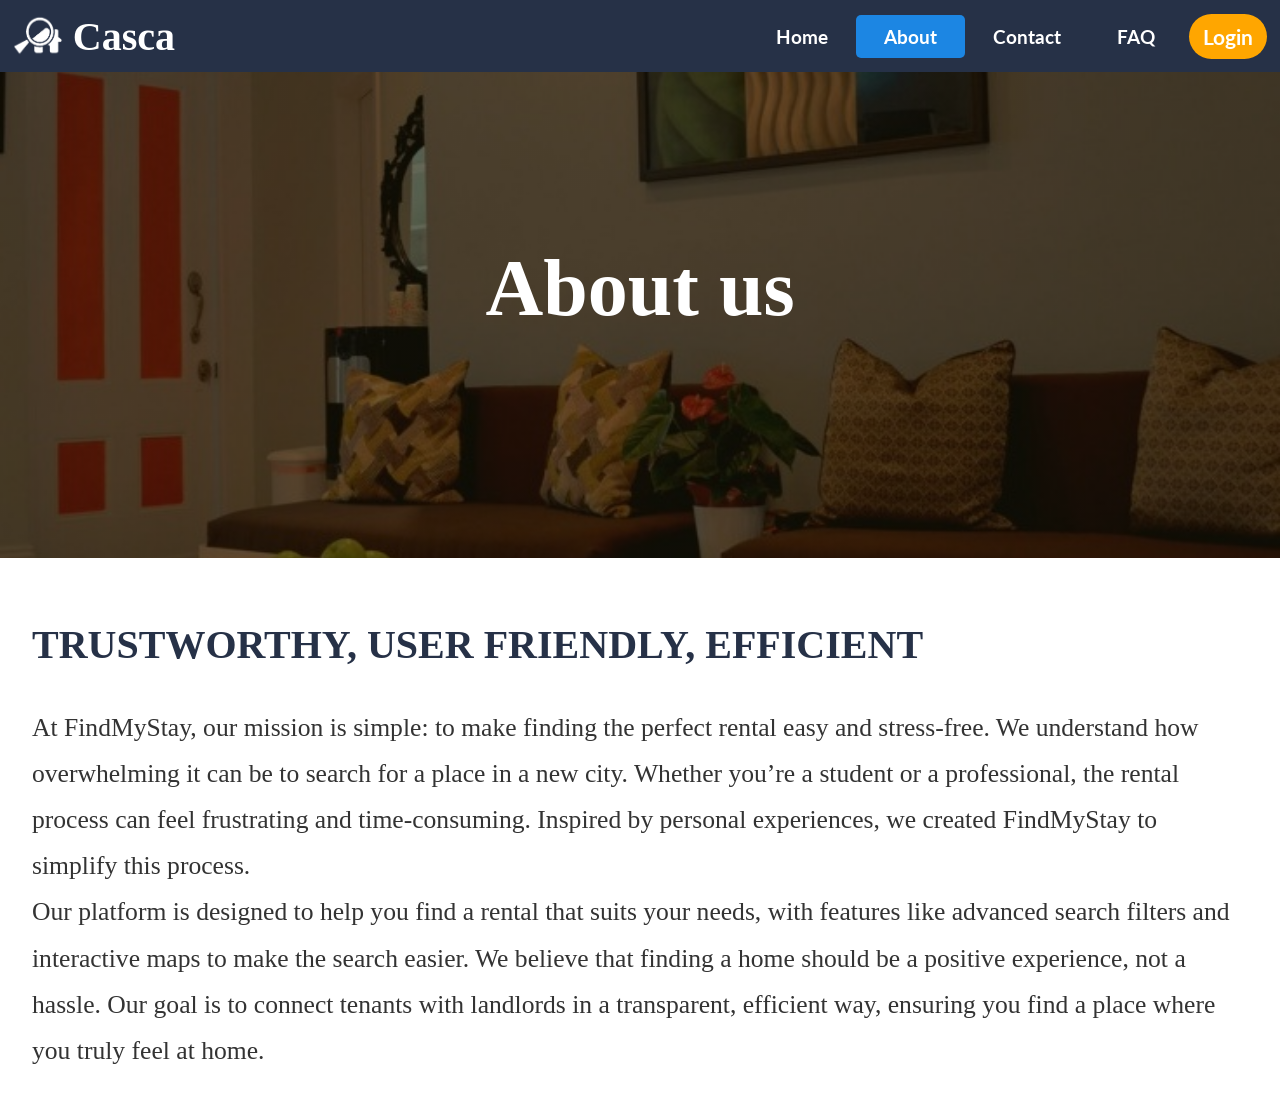
<file: about.html>
<!DOCTYPE html>
<html lang="en">

<head>
    <meta charset="UTF-8">
    <meta name="viewport" content="width=device-width, initial-scale=1.0">
    <title>Casca | Home</title>
    <link href='https://fonts.googleapis.com/css?family=Lato' rel='stylesheet'>
    <link rel="stylesheet" href="styles.css">
    <link rel="shortcut icon" type="x-icon" href="img/favicon4.png">
</head>

<body>
    <nav>
        <div class="logo-container">
            <img src="img/favicon5.png" alt="Logo" width="50" height="50"> <!-- Adjust size as needed -->
            <h2 class="logo">Casca</h2>
        </div>
        <ul>
            <li><a href="index.html">Home</a></li>
            <li class="active"><a href="about.html">About</a></li>
            <li><a href="contact.html">Contact</a></li>
            <li><a href="FAQ.html">FAQ</a></li>
        </ul>
        <button class="login"><a href="login.html">Login</a></button>
    </nav>
    ​<div class="hero-image">
        <div class="hero-text">
            <h1 style="font-size:5rem">About us</h1>
        </div>
    </div>
    <p class="abtp">
        <span class="abtpp">TRUSTWORTHY, USER FRIENDLY, EFFICIENT</span>

        At FindMyStay, our mission is simple: to make finding the perfect rental easy and stress-free. We understand how
        overwhelming it can be to search for a place in a new city. Whether you’re a student or a professional, the
        rental process can feel frustrating and time-consuming.

        Inspired by personal experiences, we created FindMyStay to simplify this process.<br>Our platform is designed to
        help you find a rental that suits your needs, with features like advanced search filters and interactive maps to
        make the search easier.

        We believe that finding a home should be a positive experience, not a hassle. Our goal is to connect tenants
        with landlords in a transparent, efficient way, ensuring you find a place where you truly feel at home.
    </p>



</body>

</html>
</file>
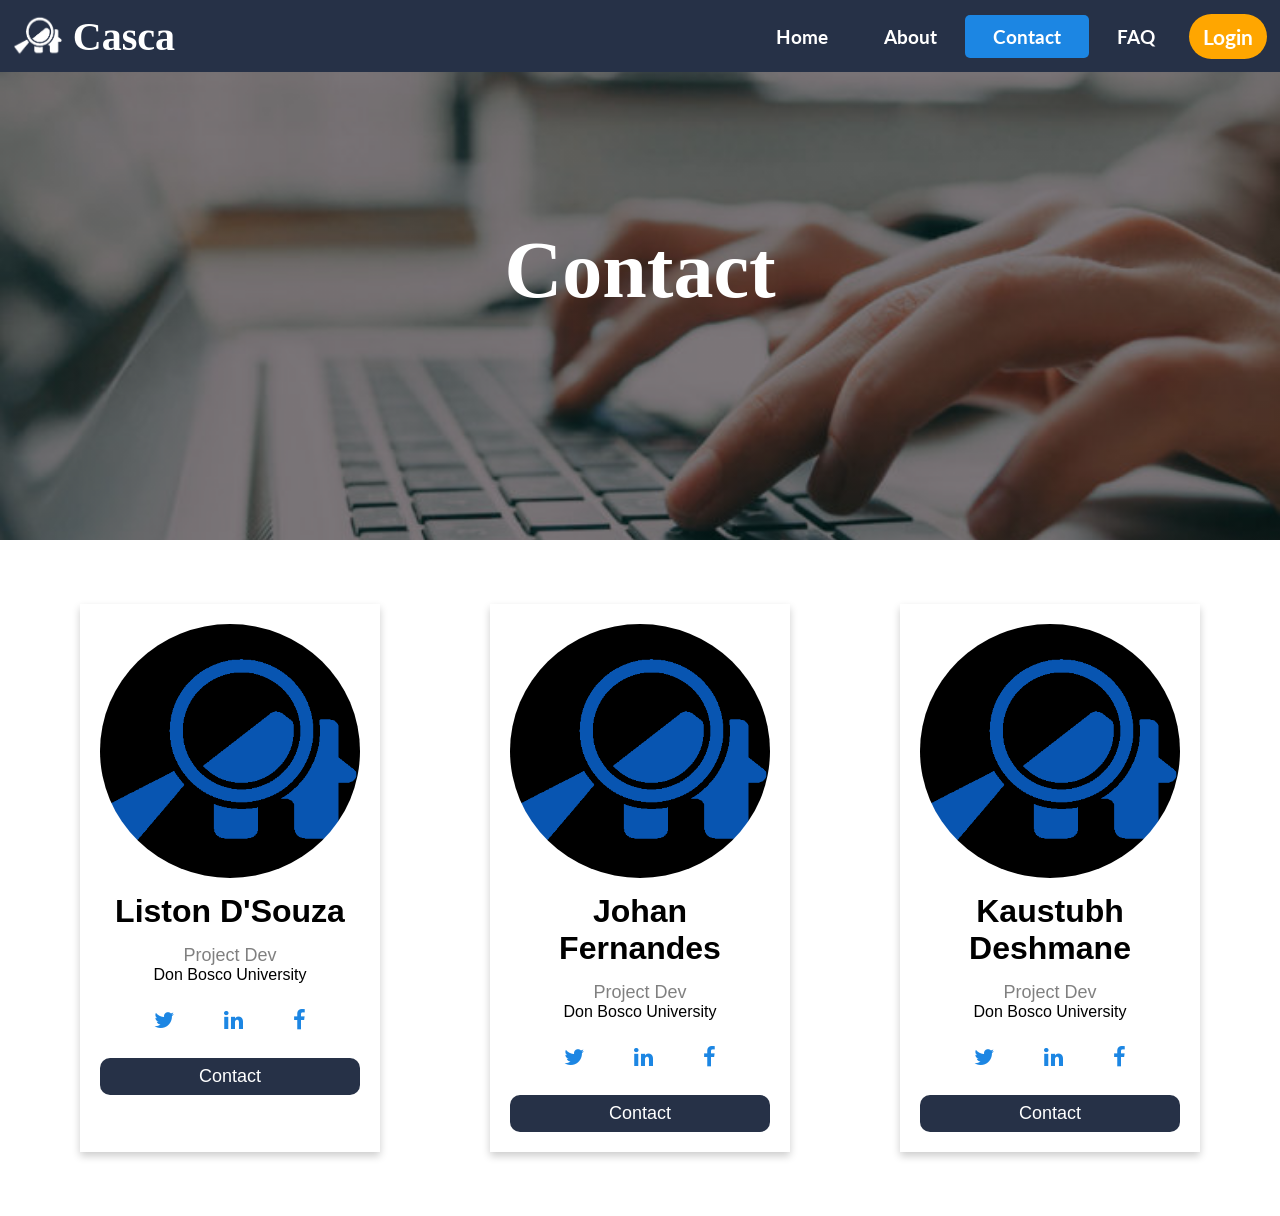
<file: contact.html>
<!DOCTYPE html>
<html lang="en">

<head>
  <meta charset="UTF-8">
  <meta name="viewport" content="width=device-width, initial-scale=1.0">
  <title>Casca | Contact</title>

  <link href="https://fonts.googleapis.com/css?family=Lato" rel="stylesheet">
  <link rel="stylesheet" href="https://cdnjs.cloudflare.com/ajax/libs/font-awesome/4.7.0/css/font-awesome.min.css">
  <link rel="stylesheet" href="styles.css">
  <link rel="shortcut icon" type="image/x-icon" href="img/favicon4.png">
</head>

<body>

  <nav>
    <div class="logo-container">
      <img src="img/favicon5.png" alt="Casca Logo" width="50" height="50">
      <h2 class="logo">Casca</h2>
    </div>

    <ul>
      <li><a href="index.html">Home</a></li>
      <li><a href="about.html">About</a></li>
      <li class="active"><a href="contact.html">Contact</a></li>
      <li><a href="FAQ.html">FAQ</a></li>
    </ul>

    <button class="login">
      <a href="login.html">Login</a>
    </button>
  </nav>

  <div class="hero-image hero1">
    <div class="hero-text">
      <h1 style="font-size:5rem">Contact</h1>
    </div>
  </div>

  <div class="navfix nomar">

    <div class="container">

      <div class="card">
        <img src="img/favicon2.png" alt="Liston D'Souza" style="width:100%">
        <h1>Liston D'Souza</h1>
        <p class="title">Project Dev</p>
        <p>Don Bosco University</p>

        <div class="card-socials">
          <a href="#" class="icoa"><i class="fa fa-twitter"></i></a>
          <a href="#" class="icoa"><i class="fa fa-linkedin"></i></a>
          <a href="#" class="icoa"><i class="fa fa-facebook"></i></a>
        </div>

        <p>
          <a href="mailto:liston4lyfe@gmail.com?subject=Contact%20Request&body=Hello%20Liston,%0A%0A"
            class="contact-button">
            <button class="pro">Contact</button>
          </a>
        </p>
      </div>

      <div class="card">
        <img src="img/favicon2.png" alt="Johan Fernandes" style="width:100%">
        <h1>Johan Fernandes</h1>
        <p class="title">Project Dev</p>
        <p>Don Bosco University</p>

        <div class="card-socials">
          <a href="#" class="icoa"><i class="fa fa-twitter"></i></a>
          <a href="#" class="icoa"><i class="fa fa-linkedin"></i></a>
          <a href="#" class="icoa"><i class="fa fa-facebook"></i></a>
        </div>

        <p>
          <a href="mailto:fernandesjohan1105@gmail.com?subject=Contact%20Request&body=Hello%20Johan,%0A%0A"
            class="contact-button">
            <button class="pro">Contact</button>
          </a>
        </p>
      </div>

      <div class="card">
        <img src="img/favicon2.png" alt="Kaustubh Deshmane" style="width:100%">
        <h1>Kaustubh Deshmane</h1>
        <p class="title">Project Dev</p>
        <p>Don Bosco University</p>

        <div class="card-socials">
          <a href="#" class="icoa"><i class="fa fa-twitter"></i></a>
          <a href="#" class="icoa"><i class="fa fa-linkedin"></i></a>
          <a href="#" class="icoa"><i class="fa fa-facebook"></i></a>
        </div>

        <p>
          <a href="mailto:kaustubhdeshmane123@gmail.com?subject=Contact%20Request&body=Hello%20Kaustubh,%0A%0A"
            class="contact-button">
            <button class="pro">Contact</button>
          </a>
        </p>
      </div>

    </div>

  </div>

</body>

</html>
</file>
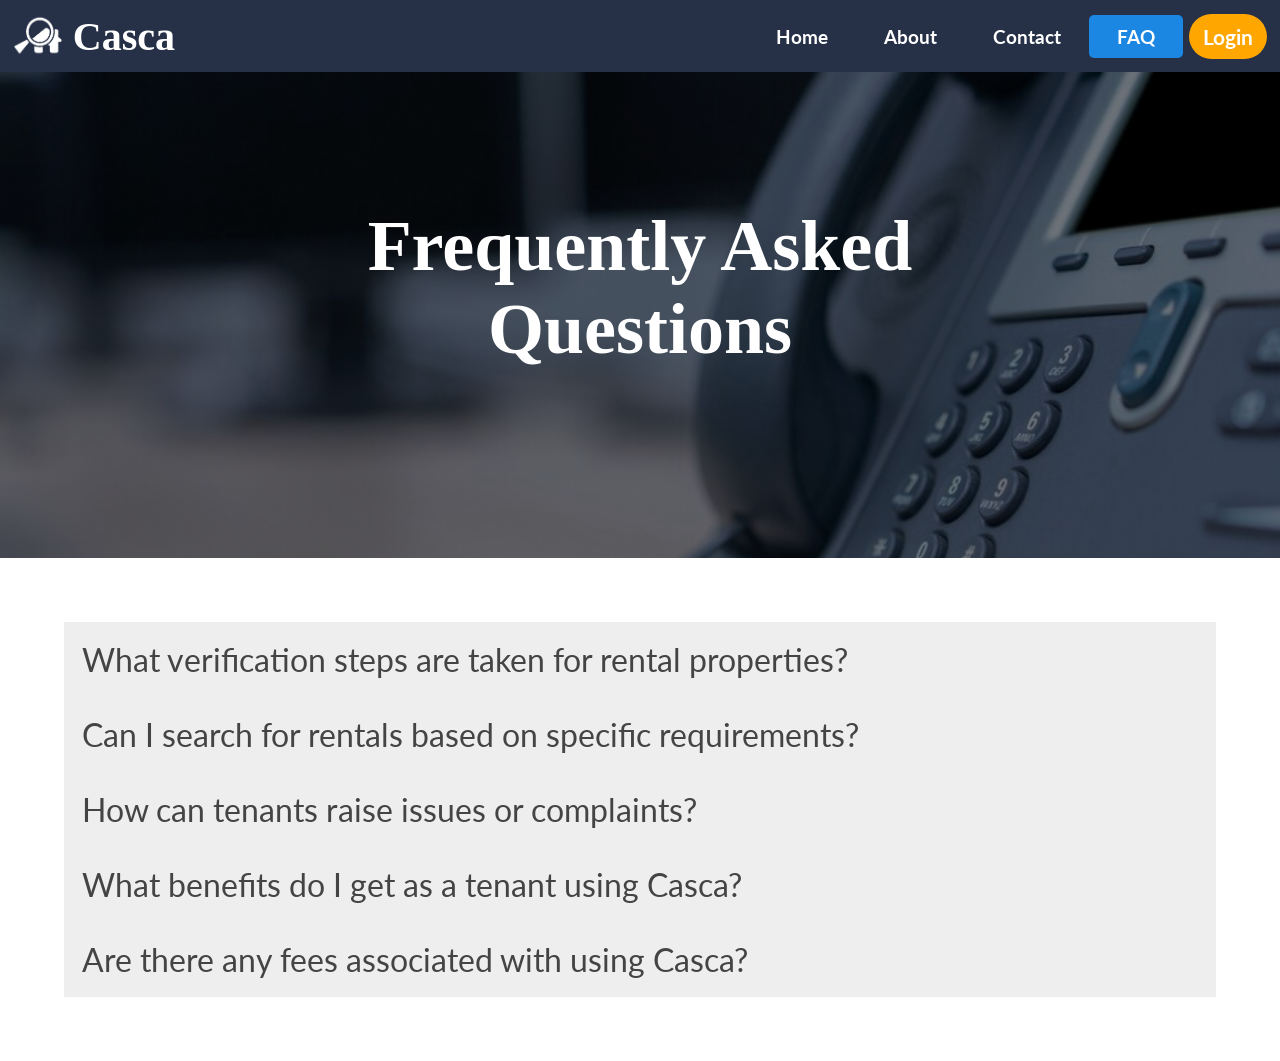
<file: FAQ.html>
<!DOCTYPE html>
<html lang="en">

<head>
    <meta charset="UTF-8">
    <meta name="viewport" content="width=device-width, initial-scale=1.0">
    <title>Casca | FAQ</title>
    <link href='https://fonts.googleapis.com/css?family=Lato' rel='stylesheet'>
    <link rel="stylesheet" href="styles.css">
    <link rel="shortcut icon" type="x-icon" href="img/favicon4.png">
    <style>

    </style>
</head>

<body>

    <nav>
        <div class="logo-container">
            <img src="img/favicon5.png" alt="Logo" width="50" height="50">
            <h2 class="logo">Casca</h2>
        </div>
        <ul>
            <li><a href="index.html">Home</a></li>
            <li><a href="about.html">About</a></li>
            <li><a href="contact.html">Contact</a></li>
            <li class="active"><a href="FAQ.html">FAQ</a></li>
        </ul>
        <button class="login"><a href="login.html">Login</a></button>
    </nav>

    ​<div class="hero-image hero2">
        <div class="hero-text">
            <h1 style="font-size:4.5rem">Frequently Asked Questions</h1>
        </div>
    </div>

    <div class="navfix">

        <div>
            <button class="accordion faqqt">What verification steps are taken for rental properties?</button>
            <div class="panel faqans">
                <p>Each property listed on our platform undergoes a thorough inspection by a specialist. They assess
                    essential services, amenities, and the overall condition of the property to ensure tenant safety.
                </p>
            </div>

            <button class="accordion faqqt">Can I search for rentals based on specific requirements?</button>
            <div class="panel faqans">
                <p>Yes, you can filter your search based on the type of rental (e.g., number of roommates), food
                    preferences (Veg or Non-Veg), and specific amenities available within the rental.</p>
            </div>

            <button class="accordion faqqt">How can tenants raise issues or complaints?</button>
            <div class="panel faqans">
                <p>Tenants can easily raise tickets for any issues they encounter, and our team will ensure that these
                    are addressed promptly.</p>
            </div>

            <button class="accordion faqqt">What benefits do I get as a tenant using Casca?</button>
            <div class="panel faqans">
                <p>Tenants using our services will enjoy smooth communication with landlords, access to verified
                    properties, and the ability to raise issues and receive timely updates.</p>
            </div>

            <button class="accordion faqqt">Are there any fees associated with using Casca?</button>
            <div class="panel faqans">
                <p>Registration and searching for properties are free. However, there may be fees for additional
                    services. Please check our pricing section for details.</p>
            </div>
        </div>

    </div>


    <script>
        var acc = document.getElementsByClassName("accordion");

        function closeAllPanels() {
            for (var i = 0; i < acc.length; i++) {
                var panel = acc[i].nextElementSibling;
                if (acc[i].classList.contains("active")) {
                    acc[i].classList.remove("active");
                    panel.style.maxHeight = null;
                }
            }
        }

        for (var i = 0; i < acc.length; i++) {
            acc[i].addEventListener("click", function () {
                var panel = this.nextElementSibling;

                // Check if the clicked panel is already active
                if (this.classList.contains("active")) {
                    // Close the current panel
                    this.classList.remove("active");
                    panel.style.maxHeight = null;
                } else {
                    // Close all other panels
                    closeAllPanels();

                    // Open the current panel
                    this.classList.toggle("active");
                    panel.style.maxHeight = panel.scrollHeight + "px";
                }
            });
        }
    </script>



</body>

</html>
</file>
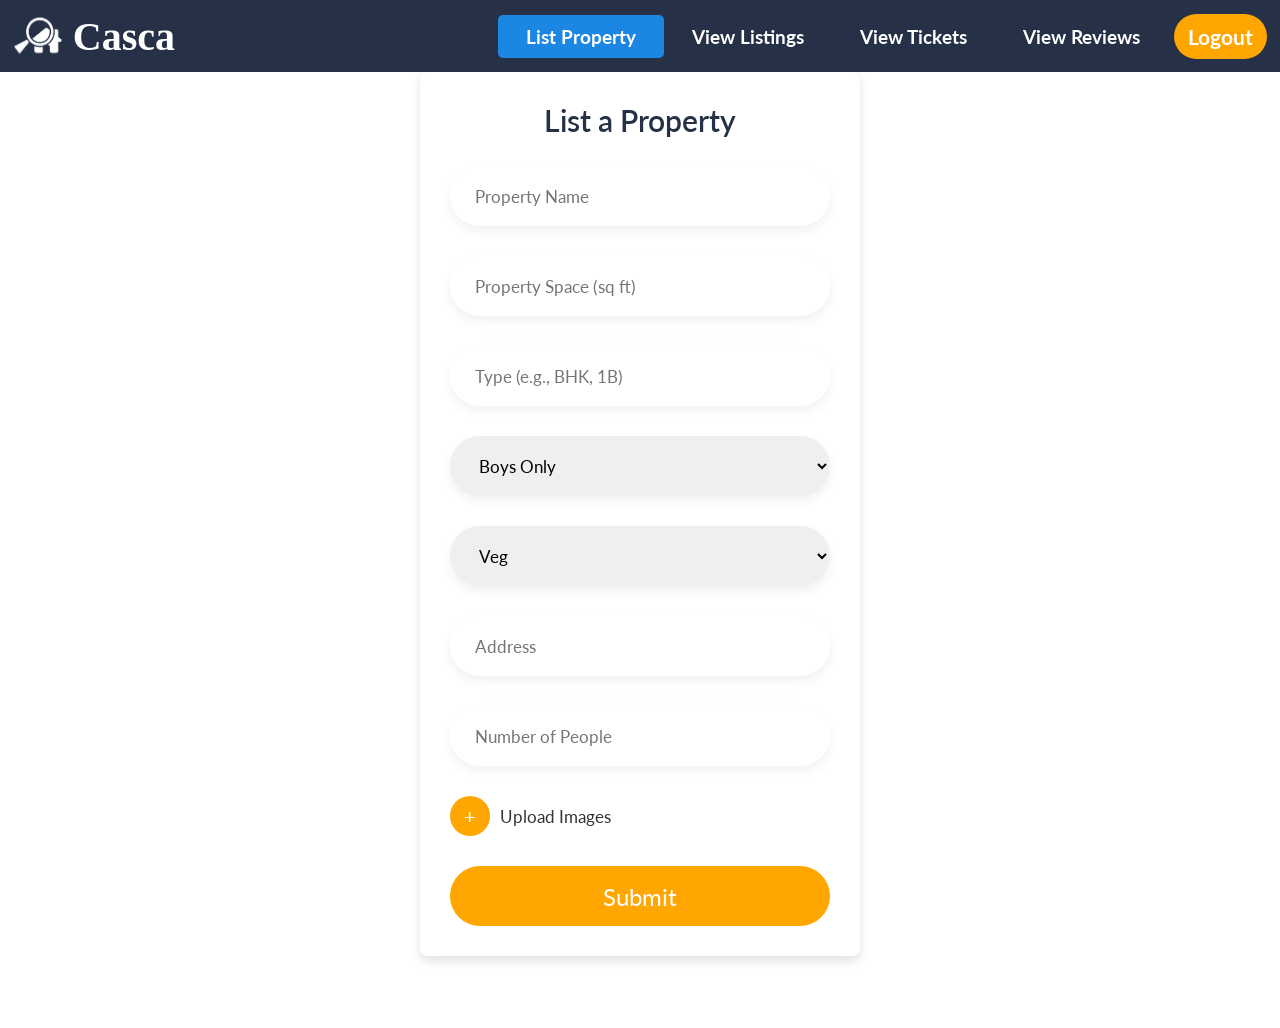
<file: Lhome.html>
<!DOCTYPE html>
<html lang="en">

<head>
    <meta charset="UTF-8">
    <meta name="viewport" content="width=device-width, initial-scale=1.0">
    <title>Casca | Landlord Dashboard</title>
    <link href='https://fonts.googleapis.com/css?family=Lato' rel='stylesheet'>
    <link rel="stylesheet" href="styles.css">
    <link rel="shortcut icon" type="x-icon" href="img/favicon4.png">
    <style>

    </style>
</head>

<body>
    <nav>
        <div class="logo-container">
            <img src="img/favicon5.png" alt="Logo" width="50" height="50">
            <h2 class="logo">Casca</h2>
        </div>
        <ul>
            <li class="active"><a href="Lhome.html">List Property</a></li>
            <li><a href="listings.html">View Listings</a></li>
            <li><a href="viewtickets.html">View Tickets</a></li>
            <li><a href="viewreviews.html">View Reviews</a></li>
        </ul>
        <button class="login"><a href="login.html">Logout</a></button>
    </nav>
    <div class="navfix">
        <div class="form-container">
            <div class="form-box">
                <h2>List a Property</h2>
                <form id="propertyForm" action="upload.php" method="POST" enctype="multipart/form-data">
                    <div class="input-box">
                        <input type="text" class="input-field" id="name" name="name" placeholder="Property Name"
                            required>
                    </div>

                    <div class="input-box">
                        <input type="text" class="input-field" id="space" name="space"
                            placeholder="Property Space (sq ft)" required oninput="validateSpace()">
                    </div>

                    <div class="input-box">
                        <input type="text" class="input-field" id="type" name="type" placeholder="Type (e.g., BHK, 1B)"
                            required pattern="[BHK1-9]+" oninput="validateType()">
                    </div>

                    <div class="input-box">
                        <select id="gender" name="gender" class="input-field" title="Gender Preference" required>
                            <option value="boys">Boys Only</option>
                            <option value="girls">Girls Only</option>
                            <option value="na">N/A</option>
                        </select>
                    </div>

                    <div class="input-box">
                        <select id="food" name="food" class="input-field" title="Food Preference" required>
                            <option value="veg">Veg</option>
                            <option value="non-veg">Non-Veg</option>
                            <option value="vegan">Vegan</option>
                        </select>
                    </div>

                    <div class="input-box">
                        <input type="text" class="input-field" id="address" name="address" placeholder="Address"
                            required>
                    </div>

                    <div class="input-box">
                        <input type="text" class="input-field" id="people" name="people" placeholder="Number of People"
                            required oninput="validatePeople()">
                    </div>

                    <div class="input-box file-upload-container">
                        <label for="photos" class="file-upload-button">+</label>
                        <input type="file" class="file-input" id="photos" name="photos[]" multiple accept="image/*">
                        <span class="file-upload-text">Upload Images</span>
                    </div>

                    <div class="input-submit">
                        <button type="submit" class="submit-btn" id="submit">Submit</button>
                    </div>
                </form>
            </div>
        </div>
    </div>

    <script src="script.js"></script>

</body>

</html>
</file>
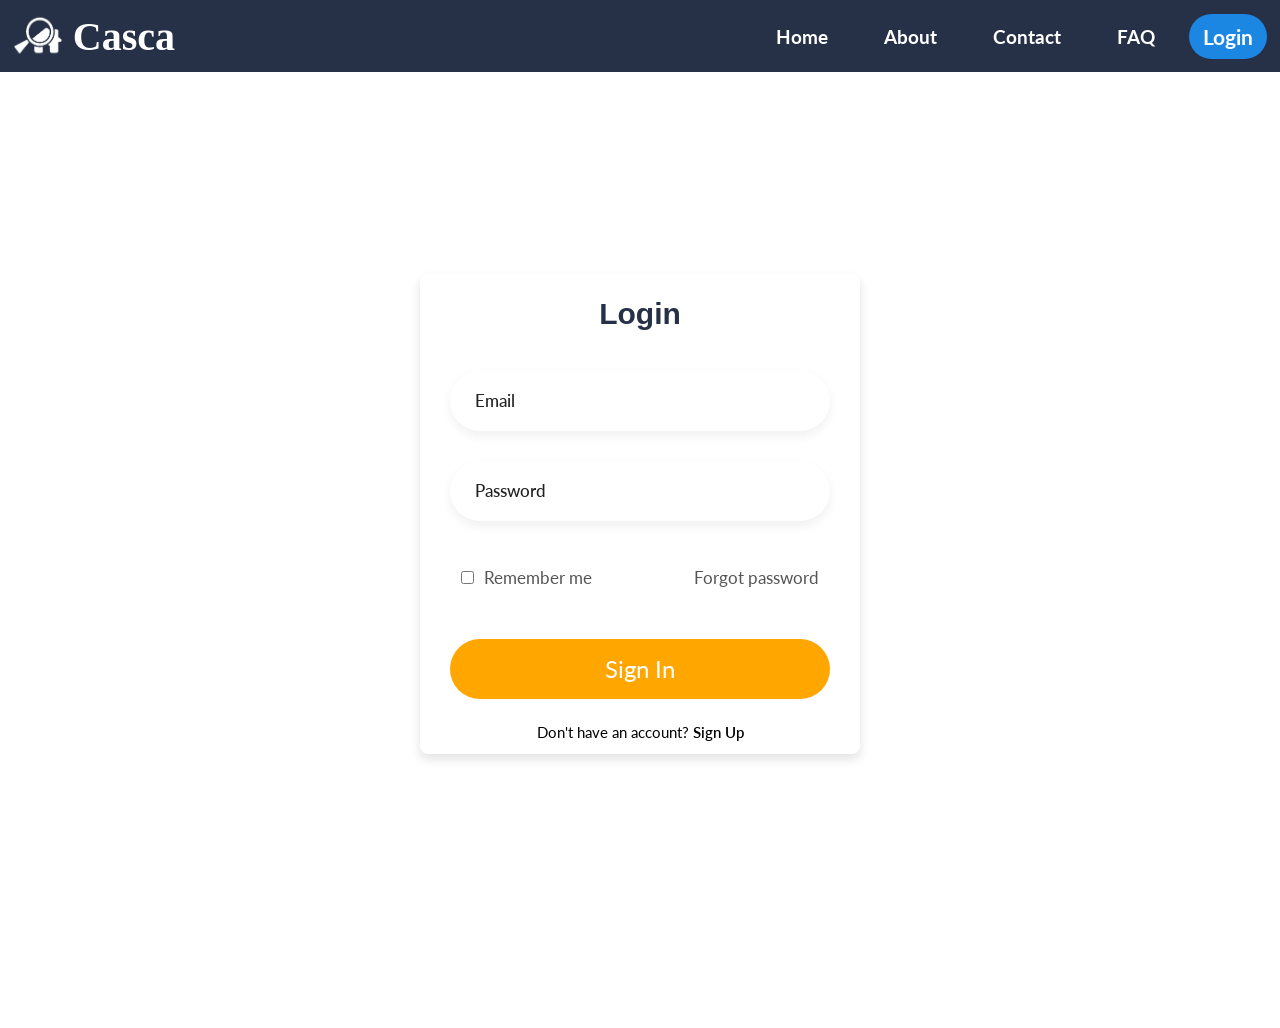
<file: login.html>
<!DOCTYPE html>
<html lang="en">

<head>
    <meta charset="UTF-8">
    <meta name="viewport" content="width=device-width, initial-scale=1.0">
    <title>Casca | Login</title>
    <link href='https://fonts.googleapis.com/css?family=Lato' rel='stylesheet'>
    <link rel="stylesheet" href="styles.css">
    <link rel="shortcut icon" type="x-icon" href="img/favicon4.png">
</head>

<body>
    <nav>
        <div class="logo-container">
            <img src="img/favicon5.png" alt="Logo" width="50" height="50"> <!-- Adjust size as needed -->
            <h2 class="logo">Casca</h2>
        </div>
        <ul>
            <li><a href="index.html">Home</a></li>
            <li><a href="about.html">About</a></li>
            <li><a href="contact.html">Contact</a></li>
            <li><a href="FAQ.html">FAQ</a></li>
        </ul>
        <button class="login act"><a href="login.html">Login</a></button>
    </nav>
    <div class="navfix">
        <div class="login-container">
            <div class="login-box">
                <div class="login-header">
                    <header>Login</header>
                </div>
                <form id="loginForm">
                    <div class="input-box">
                        <input type="text" class="input-field" id="email" placeholder="Email" autocomplete="off"
                            required>
                    </div>
                    <div class="input-box">
                        <input type="password" class="input-field" id="password" placeholder="Password"
                            autocomplete="off" required>
                    </div>
                    <div class="forgot">
                        <section>
                            <input type="checkbox" id="check">
                            <label for="check">Remember me</label>
                        </section>
                        <section>
                            <a href="#">Forgot password</a>
                        </section>
                    </div>
                    <div class="input-submit">
                        <button type="submit" class="submit-btn" id="submit"></button>
                        <label for="submit">Sign In</label>
                    </div>
                    <div class="sign-up-link">
                        <p>Don't have an account? <a href="#">Sign Up</a></p>
                    </div>
                </form>
            </div>
        </div>
    </div>
    <script src="script.js"></script>
</body>

</html>
</file>
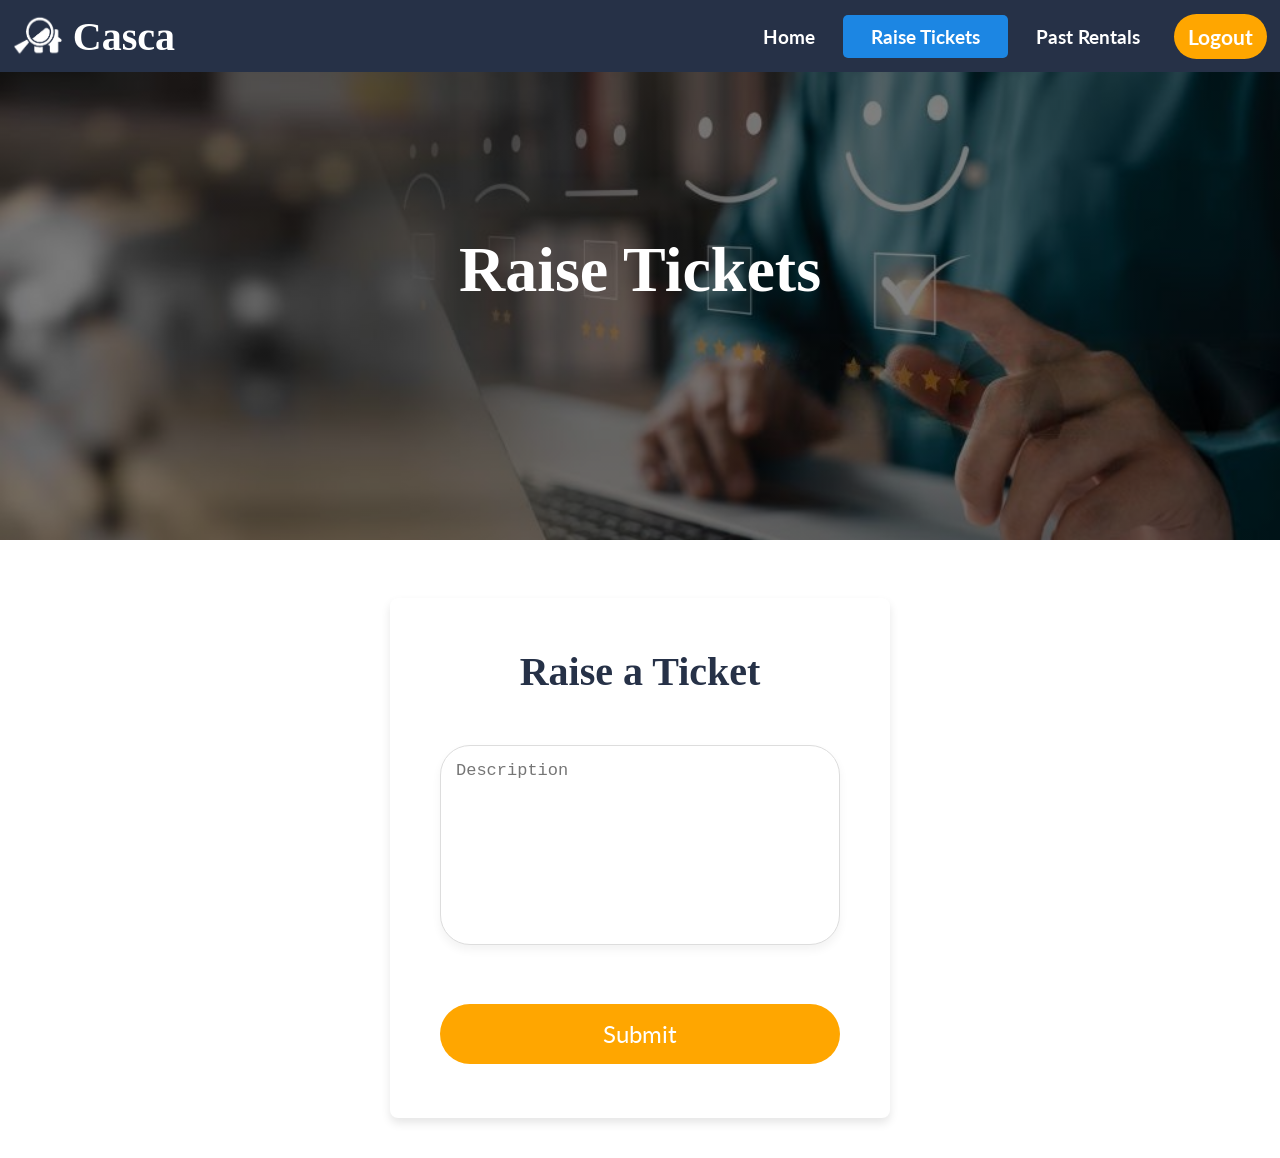
<file: RaiseTickets.html>
<!DOCTYPE html>
<html lang="en">

<head>
    <meta charset="UTF-8">
    <meta name="viewport" content="width=device-width, initial-scale=1.0">
    <title>Casca | Raise Ticket</title>
    <link href='https://fonts.googleapis.com/css?family=Lato' rel='stylesheet'>
    <link rel="stylesheet" href="styles.css">
    <link rel="shortcut icon" type="x-icon" href="img/favicon4.png">
    <link rel="stylesheet" href="https://cdnjs.cloudflare.com/ajax/libs/font-awesome/4.7.0/css/font-awesome.min.css">
    <style>
        .hero-text h1 {
            font-size: 4rem;
            text-align: center;
        }

        .ticket-container {
            display: flex;
            justify-content: center;
            align-items: center;
            min-height: calc(100vh - 300px);
            /* Adjust for header height */
        }

        .ticket-box {
            background: #fff;
            width: 440px;
            padding: 30px;
            border-radius: 8px;
            box-shadow: 0px 5px 10px rgba(0, 0, 0, 0.1);
        }

        .ticket-header {
            text-align: center;
            margin-bottom: 50px;
        }

        .ticket-header header {
            color: #263147;
            font-size: 40px;
            font-weight: 600;
        }

        .input-box {
            margin-bottom: 55px;
        }

        .input-field {
            width: 100%;
            height: 300px;
            /* Increased height for a larger input area */
            font-size: 17px;
            padding: 15px;
            border-radius: 30px;
            border: 1px solid #ddd;
            box-shadow: 0px 5px 10px rgba(0, 0, 0, 0.05);
            outline: none;
            resize: none;
            /* Prevent resizing */
        }


        .input-submit {
            position: relative;
        }

        .submit-btn {
            width: 100%;
            height: 60px;
            background: #ffa600;
            border: none;
            border-radius: 30px;
            cursor: pointer;
            transition: 0.3s;
        }

        .submit-btn:hover {
            background: #263147;
        }

        .input-submit label {
            position: absolute;
            top: 45%;
            left: 50%;
            color: #fff;
            transform: translate(-50%, -50%);
            cursor: pointer;
            font-size: 1.5rem;
        }

        .ticket-box {
            background: #fff;
            width: 500px;
            /* Adjusted width */
            padding: 50px;
            /* Adjusted padding */
            border-radius: 8px;
            box-shadow: 0px 5px 10px rgba(0, 0, 0, 0.1);
            min-height: 300px;
            /* Set a minimum height */
        }

        .input-fieldAAA {
            width: 100%;
            height: 200px;
            /* Force height change */
            font-size: 17px;
            padding: 15px;
            border-radius: 30px;
            border: 1px solid #ddd;
            box-shadow: 0px 5px 10px rgba(0, 0, 0, 0.05);
            outline: none;
            resize: none;
            /* Prevent resizing */
        }
    </style>
</head>

<body>
    <nav>
        <div class="logo-container">
            <img src="img/favicon5.png" alt="Logo" width="50" height="50">
            <h2 class="logo">Casca</h2>
        </div>
        <ul>
            <li><a href="Thome.html">Home</a></li>
            <li class="active"><a href="Raisetickets.html">Raise Tickets</a></li>
            <li><a href="Pastrent.html">Past Rentals</a></li>
        </ul>
        <button class="login"><a href="login.html">Logout</a></button>
    </nav>

    <div class="hero-image hero3">
        <div class="hero-text">
            <h1>Raise Tickets</h1>
        </div>
    </div>

    <BR>

    <div class="ticket-container">
        <div class="ticket-box">
            <div class="ticket-header">
                <header>Raise a Ticket</header>
            </div>
            <form id="ticketForm">
                <div class="input-box">
                    <textarea class="input-fieldAAA" id="description" placeholder="Description" autocomplete="off"
                        required></textarea>
                </div>
                <div class="input-submit">
                    <button type="submit" class="submit-btn" id="submit"></button>
                    <label for="submit">Submit</label>
                </div>
            </form>
        </div>
    </div>

    <script src="script.js"></script>
</body>

</html>
</file>
<file: styles.css>
* {
    margin: 0;
    padding: 0;
    box-sizing: border-box;
}

html {
    overflow-y: scroll;
}


html,
body {
    height: 100%;
    margin: 0;
    padding: 0;

}

main {
    height: 100%;
}

#map {
    height: 100%;
    width: 100%;
    overflow: hidden;
}

/* Move zoom controls to the right side */
.leaflet-control-container .leaflet-top.leaflet-left {
    top: 15%;
    /* Adjust the vertical positioning */
    left: calc(100% - 50px);
    /* Position to the right side with some padding (adjust 80px as needed) */
    z-index: 900;
}


nav {
    background-color: #263147;
    display: flex;
    align-items: center;
    justify-content: space-between;
    padding: 1% 1%;
    height: 8%;
    z-index: 1000;
    position: fixed;
    width: 100%;

}


.logo {
    color: rgb(255, 255, 255);
    font-size: 2.5rem;
}


.logo-container {
    display: flex;
    align-items: center;
    margin-right: auto;
}

.logo-container img {
    margin-right: 10px;
}

.logo-container h2 {
    margin: 0;
}


nav ul {
    font-family: 'Lato';
    display: flex;
    align-items: center;
    list-style: none;
    padding-right: .5%;
}

nav ul li {
    display: inline-block;
    padding: 10px 20px;
}

nav ul li a {
    color: rgb(255, 255, 255);
    font-size: 1.2rem;
    text-decoration: none;
    font-weight: bold;
    padding: 4px 8px;
}

nav ul :hover {
    border-radius: 5px;
    background-color: hsl(220, 30%, 11%);
}

.login {

    border: none;
    background-color: #ffa600;
    padding: 10px 14px;
    border-radius: 30px;
    color: aliceblue;
    font-family: 'Lato';
    font-weight: bold;
    font-size: 1.3rem;
}



.login a {
    color: rgb(255, 255, 255);
    font-size: 1.3rem;
    text-decoration: none;
}

.act {
    background-color: #1c86e3;
}

.login:hover {
    transform: scale(1.1);
    cursor: pointer;
}

.active {
    border-radius: 5px;
    background-color: #1c86e3;

}

.white-bar {
    background-color: #ffffff6e;
    /* White background with transparency */
    backdrop-filter: blur(5px);
    /* Blur effect for the background */
    padding: 8px 15px;
    /* Padding for spacing inside the bar */
    padding-left: 1%;
    position: fixed;
    /* Fixes the bar to the top */
    width: 100%;
    /* Full width of the viewport */
    top: 8%;
    /* Position it just below the navigation bar */
    left: 0;
    box-shadow: 0 6px 4px rgba(0, 0, 0, 0.058);
    /* Subtle shadow for separation */
    z-index: 999;
    /* Ensure it is below the navigation bar */
    display: flex;
    align-items: center;
    justify-content: flex-start;
}

.locate-button {
    background-color: #ffffff00;
    /* Background color of the button */
    border: none;
    /* Remove default button border */
    border-radius: 50%;
    /* Make the button circular */
    /* Add padding inside the button */
    cursor: pointer;
    /* Change cursor to pointer on hover */
    display: flex;
    /* Center the icon horizontally */
    align-items: center;
    /* Center the icon vertically */
    justify-content: center;
    /* Center the icon horizontally */
    width: 30px;
    /* Set button width */
    height: 30px;
    /* Set button height */
    margin-left: 10px;
}

.button-icon {
    width: 35px;
    /* Set icon size */
    height: 35px;
    /* Set icon size */
}

.locate-button:hover .button-icon {
    filter: brightness(50%);
    /* Darken the image */
}


/* Search Bar Styles */
.search-bar {

    width: 300px;
    /* Adjust width as needed */
    padding: 8px;
    padding-left: 20px;
    border: 1px solid #cdcdcd;
    /* Light gray border */
    border-radius: 20px;
    /* Rounded corners */
    box-sizing: border-box;
    /* Include padding and border in the element’s total width */
    font-size: 20px;
    /* Font size */
}

.search-bar::placeholder {

    color: #6c6c6c;
    /* Placeholder text color */
}

.search-bar:focus {
    border-color: #1c86e3;
    /* Blue border on focus */
    outline: none;
    /* Remove default outline */
}



/* Styles for the autocomplete dropdown container */
.autocomplete-container {
    position: absolute;
    /* Absolute positioning to place it relative to the white bar */
    top: 100%;
    /* Position it directly below the search input */
    left: 0;
    width: calc(100% - 60%);
    /* Adjust width to fit within the white bar, add some padding */
    max-height: 200px;
    /* Limit height to prevent overflow */
    overflow-y: auto;
    /* Add scroll if content overflows */
    background-color: rgba(255, 255, 255, 0.9);
    /* Slightly translucent white */
    backdrop-filter: blur(5px);
    /* Apply blur effect */
    border: 1px solid #cdcdcd;
    /* Border similar to search bar */
    box-shadow: 0 4px 6px rgba(0, 0, 0, 0.1);
    /* Subtle shadow for separation */
    z-index: 999;
    /* Ensure it appears above other elements */
}

/* Styles for the autocomplete suggestions list */
.autocomplete-list {
    list-style-type: none;
    /* Remove default list styling */
    padding: 0;
    margin: 0;
}

/* Styles for each autocomplete item */
.autocomplete-item {
    padding: 10px;
    /* Spacing inside each item */
    cursor: pointer;
    /* Pointer cursor on hover */
}

.autocomplete-item:hover {
    background-color: #f0f0f0;
    /* Highlight item on hover */
}





.hero-image {
    background-image: linear-gradient(rgba(0, 0, 0, 0.5), rgba(0, 0, 0, 0.5)), url("img/606609.jpg");
    height: 60vh;
    /* Adjusted for better view on different screens */
    background-position: center;
    background-repeat: no-repeat;
    background-size: cover;
    position: relative;
}

.hero1 {
    background-image: linear-gradient(rgba(0, 0, 0, 0.5), rgba(0, 0, 0, 0.5)), url("img/type.jpg");
}

.hero2 {
    background-image: linear-gradient(rgba(0, 0, 0, 0.5), rgba(0, 0, 0, 0.5)), url("img/call.jpg");
}

.hero3 {
    background-image: linear-gradient(rgba(0, 0, 0, 0.5), rgba(0, 0, 0, 0.5)), url("img/tickets.jpg");
}



.hero-text {
    font-family: serif;
    text-align: center;
    position: absolute;
    top: 50%;
    left: 50%;
    transform: translate(-50%, -50%);
    color: #fff;
    padding: 0 20px;
    /* Added padding for better spacing on smaller screens */
}


.about-section {
    padding: 4% 8%;
    background-color: #f5f5f5;
    border-radius: 8px;
    box-shadow: 0 4px 8px rgba(0, 0, 0, 0.1);
    margin: 2% auto;
    max-width: 800px;
    text-align: center;
}

.abtp {
    font-size: 1.6rem;
    line-height: 1.8;
    color: #333;
    background-color: #fff;
    padding: 2rem;
    border-radius: 8px;
    margin-top: 1.2rem;
}

.abtpp {
    font-size: 2.5rem;
    color: #263147;
    margin-bottom: 1.5rem;
    font-weight: bold;
    display: block;
}

.navfix {
    padding: 4rem;
}

.nomar {
    padding-left: 0%;
    padding-right: 0%;
}

.titclofix {
    font-size: 3rem;
    margin-bottom: 1.5rem;
}

.faqtt {
    font-size: 3rem;
    padding: 4rem;
    font-weight: bold;
    display: block;
    text-align: center;
}


.blu {
    color: #1c86e3;
}




.container {
    display: flex;
    flex-wrap: wrap;
    justify-content: space-between;
    /* Distributes cards evenly with space between them */
    padding: 0 80px;
    /* Increased padding on left and right sides of the container */
    box-sizing: border-box;
    /* Ensures padding is included in the element’s total width */
    gap: 6px;
    /* Sets the gap between cards */
}

.card {
    box-shadow: 0 4px 8px 0 rgba(0, 0, 0, 0.2);
    max-width: 300px;
    /* Maximum width of each card */
    flex: 1 1 300px;
    /* Flex-grow, flex-shrink, flex-basis */
    margin: 0;
    /* Removes margin to avoid extra spacing around cards */
    text-align: center;
    font-family: Arial, sans-serif;
    padding: 20px;
    /* Padding inside the card */
}

.card img {
    width: 100%;
    /* Ensure the image takes up the full width of the card */
    height: auto;
    /* Maintain aspect ratio */
    border-radius: 50%;
    /* Makes the image circular */
    object-fit: cover;
    /* Ensures the image covers the area without distortion */
    display: block;
    /* Removes extra space below the image */
    margin: 0 auto;
    /* Centers the image horizontally */
}

.card-socials {
    margin: 24px 0;
    display: flex;
    /* Use flexbox for alignment */
    justify-content: center;
    /* Center icons horizontally */
    gap: 50px;
    /* Space between icons */

}


.card h1 {
    padding: 15px;
}

.title {
    color: grey;
    font-size: 18px;
}

.pro {
    border-radius: 10px;
    border: none;
    outline: 0;
    display: inline-block;
    padding: 8px;
    color: white;
    background-color: #263147;
    text-align: center;
    cursor: pointer;
    width: 100%;
    font-size: 18px;
}

.pro:hover {
    background: #1c86e3;
}

.icoa {
    text-decoration: none;
    font-size: 22px;
    color: #1c86e3;
}



.contact-button {
    text-decoration: none;
    /* Remove underline from link */
}














@import url('https://fonts.googleapis.com/css2?family=Poppins:wght@400;500&display=swap');

.login-container {
    display: flex;
    justify-content: center;
    align-items: center;
    min-height: 100vh;
    background: #ffffff;
}

.login-box {
    display: flex;
    justify-content: center;
    flex-direction: column;
    width: 440px;
    height: 480px;
    padding: 30px;
    background: #fff;
    /* Added background color for better visibility */
    border-radius: 8px;
    /* Optional: Rounded corners for the box */
    box-shadow: 0px 5px 10px 1px rgba(0, 0, 0, 0.1);
    /* Optional: Subtle shadow */
}

.login-header {
    text-align: center;
    margin: 20px 0 40px 0;
}

.login-header header {
    color: #263147;
    font-size: 30px;
    font-weight: 600;
    font-family: 'Poppins', sans-serif;
    /* Specific font for the header */
}

.input-box .input-field {
    width: 100%;
    height: 60px;
    font-size: 17px;
    padding: 0 25px;
    margin-bottom: 15px;
    border-radius: 30px;
    border: none;
    box-shadow: 0px 5px 10px 1px rgba(0, 0, 0, 0.05);
    outline: none;
    transition: .3s;
}

.login-box ::placeholder {
    font-weight: 500;
    color: #222;
}

.input-field:focus {
    width: 105%;
}

.forgot {
    display: flex;
    justify-content: space-between;
    margin-bottom: 40px;
    margin-top: 20px;
}

.forgot section {

    padding: 3%;
    font-family: 'Lato';
    display: flex;
    align-items: center;
    font-size: 17px;
    color: #555;
}

#check {
    margin-right: 10px;
}

.forgot a {
    font-family: 'Lato';
    text-decoration: none;
    /* Remove underline from link */
    color: #555;
}

.input-submit {
    position: relative;
}

.submit-btn {

    width: 100%;
    height: 60px;
    background: #ffa600;
    border: none;
    border-radius: 30px;
    cursor: pointer;
    transition: .3s;
}

.input-submit label {
    position: absolute;
    top: 45%;
    left: 50%;
    color: #fff;
    transform: translate(-50%, -50%);
    cursor: pointer;
    font-family: 'Lato';
    font-size: 1.5rem;
}

.submit-btn:hover {
    background: #263147;
}

.sign-up-link {

    text-align: center;
    font-size: 15px;
    margin-top: 20px;
    font-family: 'Lato';
    margin-bottom: 10px;
}

.sign-up-link a {
    text-decoration: none;
    /* Remove underline from link */
    color: #000;
    font-weight: 600;
    font-family: 'Lato';
}





.form-container {
    display: flex;
    justify-content: center;
    align-items: center;
    min-height: 100vh;
    background: #ffffff;
}

.form-box {
    display: flex;
    justify-content: center;
    flex-direction: column;
    width: 440px;
    padding: 30px;
    background: #fff;
    border-radius: 8px;
    box-shadow: 0px 5px 10px 1px rgba(0, 0, 0, 0.1);
}

.form-box h2 {
    text-align: center;
    margin-bottom: 28px;
    color: #263147;
    font-size: 30px;
    font-weight: 600;
    font-family: 'Lato', sans-serif;
}

.input-box {
    margin-bottom: 15px;
}

.input-field {
    width: 100%;
    height: 60px;
    font-size: 17px;
    padding: 0 25px;
    border-radius: 30px;
    border: 1px solid #ddd;
    box-shadow: 0px 5px 10px 1px rgba(0, 0, 0, 0.05);
    outline: none;
    transition: .3s;
    font-family: 'Lato', sans-serif;
}

.input-field:focus {
    border-color: #ffa600;
    box-shadow: 0 0 5px rgba(255, 166, 0, 0.5);
}

.input-submit {
    position: relative;
}

.submit-btn {
    width: 100%;
    height: 60px;
    background: #ffa600;
    border: none;
    border-radius: 30px;
    cursor: pointer;
    transition: .3s;
}

.submit-btn:hover {
    background: #263147;
}

.input-submit label {
    position: absolute;
    top: 45%;
    left: 50%;
    color: #fff;
    transform: translate(-50%, -50%);
    cursor: pointer;
    font-family: 'Lato', sans-serif;
    font-size: 1.5rem;
}

.property-item {
    border: 1px solid #ddd;
    padding: 15px;
    margin-bottom: 20px;
    border-radius: 5px;
}

.property-item h3 {
    margin-top: 0;
}

.property-item p {
    margin: 5px 0;
}

/* General dropdown container */
.dropdown-container {
    position: relative;
    display: inline-block;
    margin-left: 10px;
}

/* Placeholder (toggle button for dropdowns) */
.dropdown-toggle {
    width: 150px;
    padding: 8px;
    border: 1px solid #cdcdcd;
    border-radius: 20px;
    background-color: #ffffff;
    font-size: 16px;
    color: #333;
    cursor: pointer;
    text-align: center;
}

/* Dropdown content hidden by default */
.dropdown-content {
    display: none;
    position: absolute;
    background-color: white;
    box-shadow: 0px 4px 8px rgba(0, 0, 0, 0.1);
    border-radius: 10px;
    padding: 10px;
    width: 150px;
    z-index: 1000;
}

/* Dropdown open */
.dropdown-container.open .dropdown-content {
    display: block;
}

/* Input field inside dropdown (for Type and Roommates) */
.dropdown-input {
    width: 100%;
    padding: 8px;
    border: 1px solid #cdcdcd;
    border-radius: 10px;
    margin-bottom: 10px;
}

/* Dropdown options (for Gender and Food) */
.dropdown-option {
    padding: 8px;
    cursor: pointer;
    background-color: #f9f9f9;
    text-align: center;
    border-radius: 5px;
    margin-bottom: 5px;
}

.dropdown-option:hover {
    background-color: #e0e0e0;
}

/* OK button */
.ok-button {
    padding: 8px;
    width: 100%;
    background-color: #1c86e3;
    color: white;
    border: none;
    border-radius: 10px;
    cursor: pointer;
    text-align: center;
}

.ok-button:hover {
    background-color: #155ba0;
}

/* White Bar */
.white-bar {
    background-color: #ffffff6e;
    /* White background with transparency */
    backdrop-filter: blur(5px);
    /* Blur effect for the background */
    padding: 8px 15px;
    /* Padding for spacing inside the bar */
    padding-left: 1%;
    position: fixed;
    /* Fixes the bar to the top */
    width: 100%;
    /* Full width of the viewport */
    top: 8%;
    /* Position it just below the navigation bar */
    left: 0;
    box-shadow: 0 6px 4px rgba(0, 0, 0, 0.058);
    /* Subtle shadow for separation */
    z-index: 999;
    /* Ensure it is below the navigation bar */
    display: flex;
    align-items: center;
    justify-content: space-between;
    /* Space out items */
}

.search-bar {
    width: 300px;
    /* Adjust width as needed */
    padding: 8px;
    padding-left: 20px;
    border: 1px solid #cdcdcd;
    /* Light gray border */
    border-radius: 20px;
    /* Rounded corners */
    box-sizing: border-box;
    /* Include padding and border in the element’s total width */
    font-size: 20px;
    /* Font size */
}

.search-bar::placeholder {
    color: #6c6c6c;
    /* Placeholder text color */
}

.search-bar:focus {
    border-color: #1c86e3;
    /* Blue border on focus */
    outline: none;
    /* Remove default outline */
}


.accordion {
    background-color: #eee;
    color: #444;
    cursor: pointer;
    padding: 18px;
    width: 100%;
    border: none;
    text-align: left;
    outline: none;
    font-size: 15px;
    transition: 0.2s;
}

.active,
.accordion:hover {
    background-color: #1c86e3;
    color: aliceblue;
}

.panel {
    padding: 0 18px;
    background-color: white;
    max-height: 0;
    overflow: hidden;
    transition: max-height 0.2s ease-out;
}

.faqqt {
    font-family: 'Lato';
    font-size: 2rem;
}

.faqans {
    font-size: 1.7rem;
}

/* Add custom styles for the file input */
.file-upload-container {
    display: flex;
    align-items: center;
    margin-bottom: 30px;
}

.file-upload-button {
    width: 40px;
    height: 40px;
    background: #ffa600;
    /* Button background color */
    border-radius: 50%;
    color: white;
    display: flex;
    justify-content: center;
    align-items: center;
    cursor: pointer;
    border: none;
    font-size: 20px;
    text-align: center;
    font-family: 'Lato', sans-serif;
    /* Ensure consistent font */
}

.file-upload-button:hover {
    background: #263147;
    /* Darker color on hover */
}

.file-input {
    display: none;
    /* Hide the default file input */
}

.file-upload-text {
    margin-left: 10px;
    font-size: 17px;
    /* Font size for consistency */
    color: #333;
    /* Text color for consistency */
    font-family: 'Lato', sans-serif;
    /* Ensure consistent font */
}

.submit-btn {
    font-size: 1.5rem;
    /* Bigger text size */
    color: white;
    /* White text color */
    font-family: 'Lato', sans-serif;
    /* Ensure consistent font */
}
</file>
